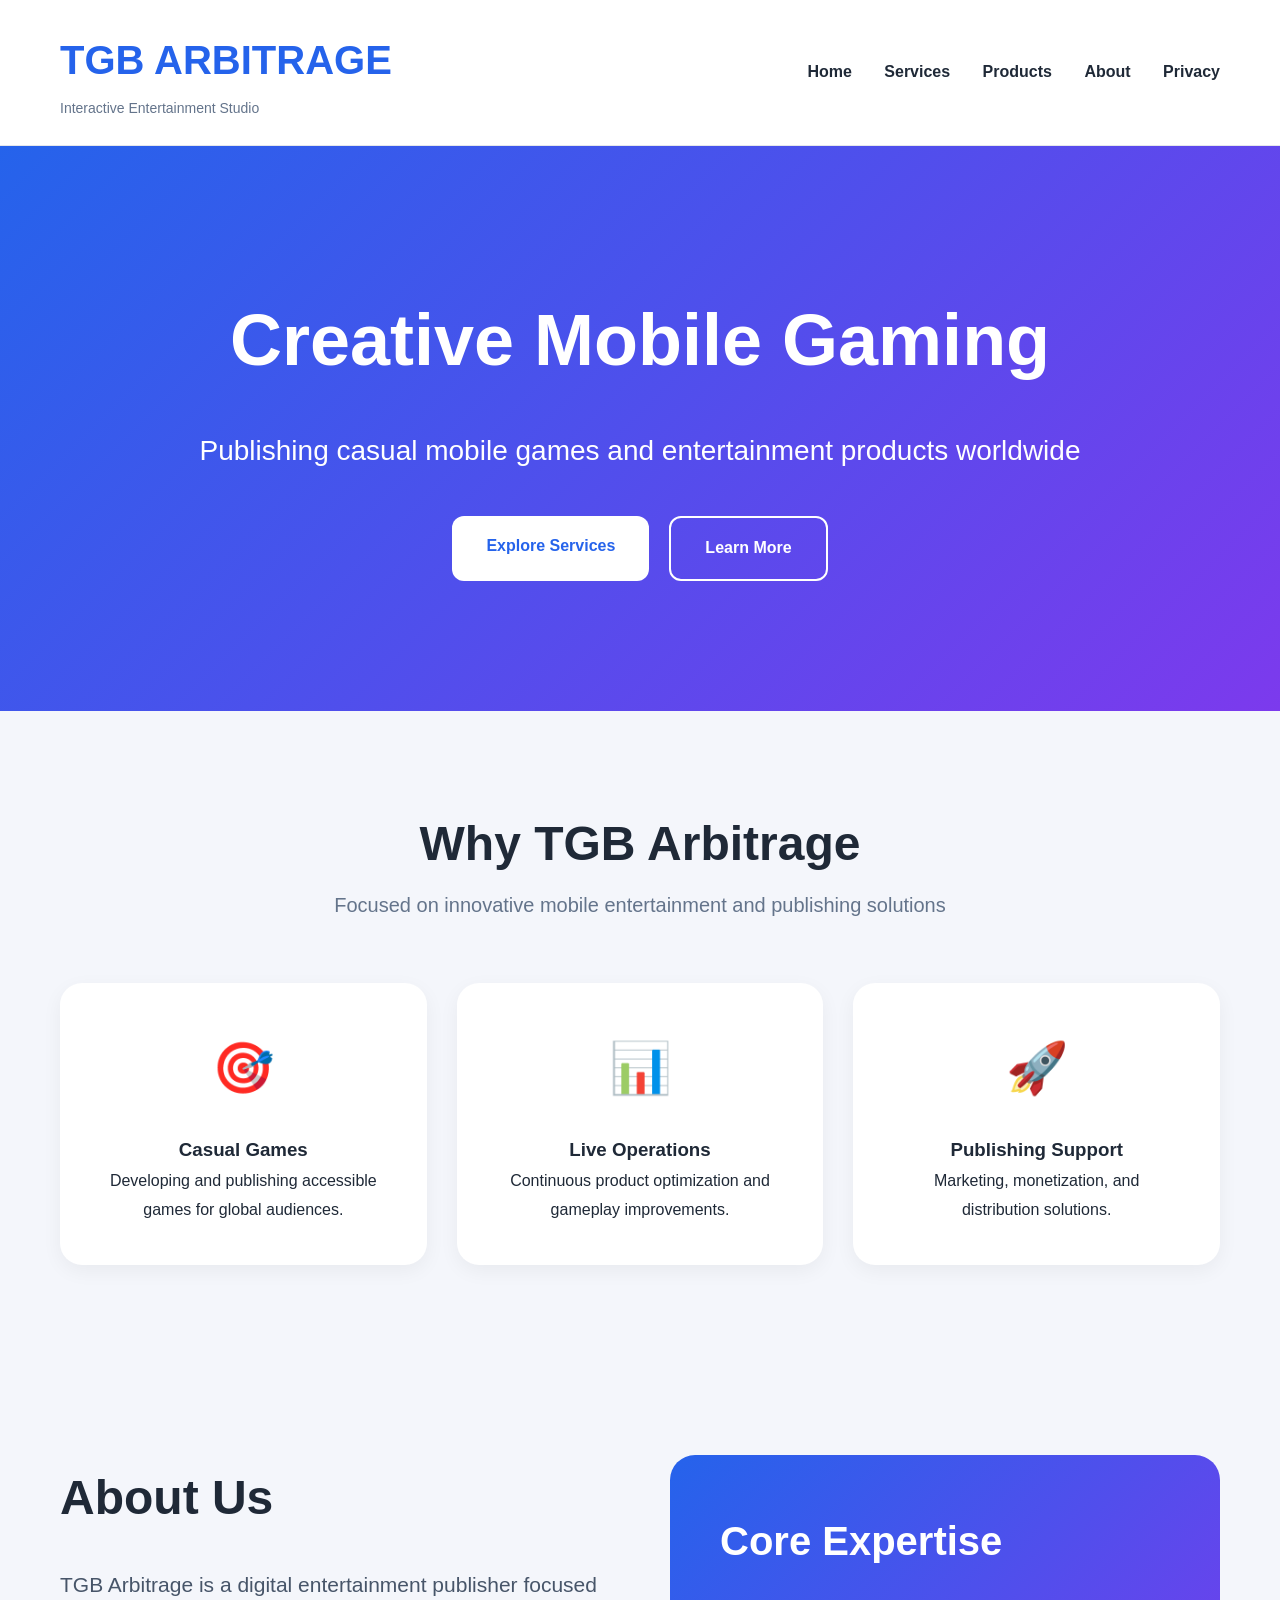
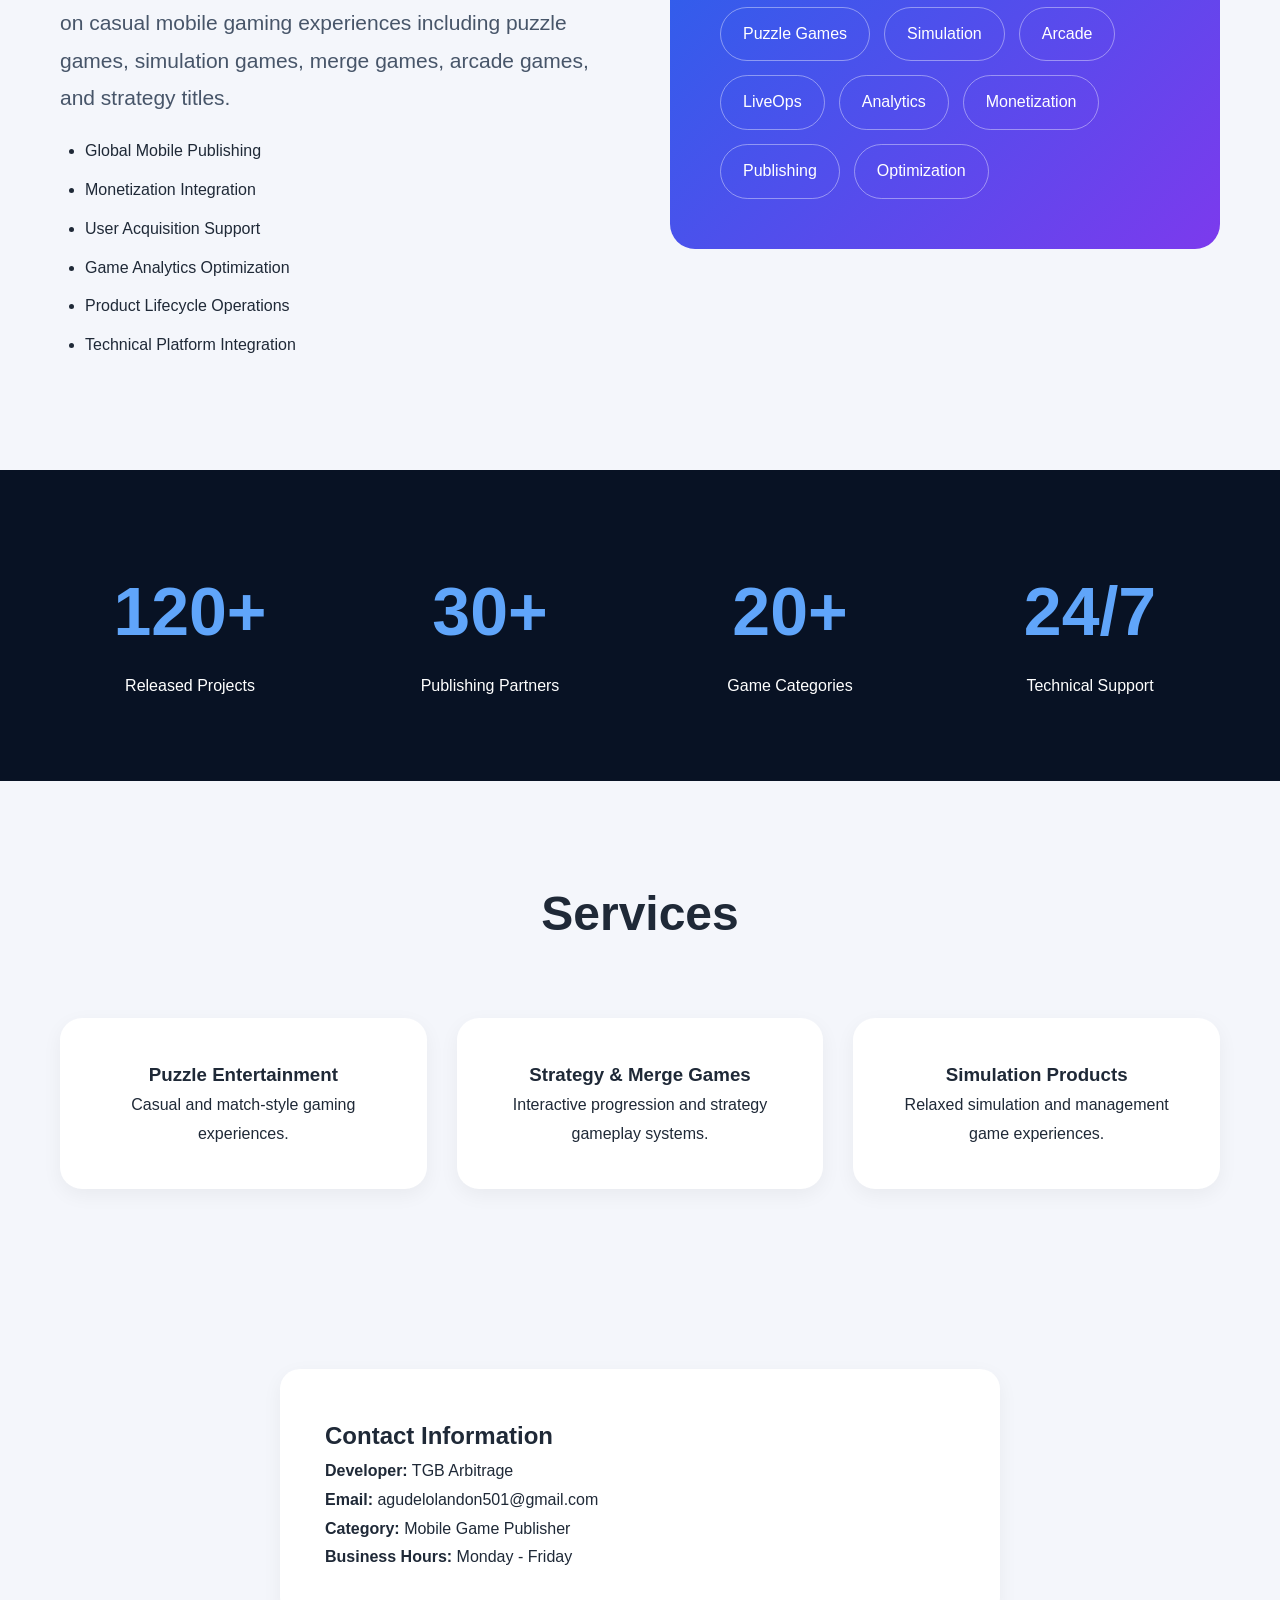
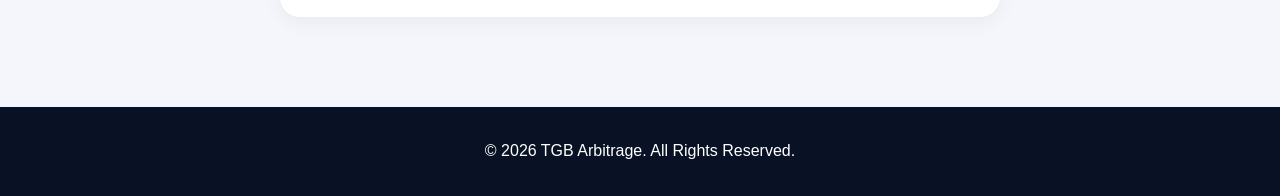
<file: index.html>
<!DOCTYPE html>
<html lang="en">
<head>
<meta charset="UTF-8">
<meta name="viewport" content="width=device-width, initial-scale=1.0">
<title>TGB Arbitrage</title>
<link rel="stylesheet" href="styles.css">
</head>
<body>

<header class="navbar">
    <div class="logo">
        <h1>TGB ARBITRAGE</h1>
        <p>Interactive Entertainment Studio</p>
    </div>

    <nav>
        <a href="index.html">Home</a>
        <a href="#services">Services</a>
        <a href="#games">Products</a>
        <a href="#about">About</a>
        <a href="privacy.html">Privacy</a>
    </nav>
</header>

<section class="banner">
    <div class="banner-content">
        <h2>Creative Mobile Gaming</h2>
        <p>Publishing casual mobile games and entertainment products worldwide</p>

        <div class="btns">
            <a href="#services" class="btn light">Explore Services</a>
            <a href="#about" class="btn dark">Learn More</a>
        </div>
    </div>
</section>

<section class="intro">
    <div class="intro-title">
        <h2>Why TGB Arbitrage</h2>
        <p>Focused on innovative mobile entertainment and publishing solutions</p>
    </div>

    <div class="cards">
        <div class="card">
            <div class="emoji">🎯</div>
            <h3>Casual Games</h3>
            <p>Developing and publishing accessible games for global audiences.</p>
        </div>

        <div class="card">
            <div class="emoji">📊</div>
            <h3>Live Operations</h3>
            <p>Continuous product optimization and gameplay improvements.</p>
        </div>

        <div class="card">
            <div class="emoji">🚀</div>
            <h3>Publishing Support</h3>
            <p>Marketing, monetization, and distribution solutions.</p>
        </div>
    </div>
</section>

<section class="about" id="about">
    <div class="left">
        <h2>About Us</h2>

        <p>
            TGB Arbitrage is a digital entertainment publisher focused on
            casual mobile gaming experiences including puzzle games,
            simulation games, merge games, arcade games, and strategy titles.
        </p>

        <ul>
            <li>Global Mobile Publishing</li>
            <li>Monetization Integration</li>
            <li>User Acquisition Support</li>
            <li>Game Analytics Optimization</li>
            <li>Product Lifecycle Operations</li>
            <li>Technical Platform Integration</li>
        </ul>
    </div>

    <div class="right">
        <div class="feature-box">
            <h3>Core Expertise</h3>

            <div class="tags">
                <span>Puzzle Games</span>
                <span>Simulation</span>
                <span>Arcade</span>
                <span>LiveOps</span>
                <span>Analytics</span>
                <span>Monetization</span>
                <span>Publishing</span>
                <span>Optimization</span>
            </div>
        </div>
    </div>
</section>

<section class="stats">
    <div>
        <h2>120+</h2>
        <p>Released Projects</p>
    </div>

    <div>
        <h2>30+</h2>
        <p>Publishing Partners</p>
    </div>

    <div>
        <h2>20+</h2>
        <p>Game Categories</p>
    </div>

    <div>
        <h2>24/7</h2>
        <p>Technical Support</p>
    </div>
</section>

<section class="services" id="services">
    <div class="intro-title">
        <h2>Services</h2>
    </div>

    <div class="service-grid">
        <div class="service-item">
            <h3>Puzzle Entertainment</h3>
            <p>Casual and match-style gaming experiences.</p>
        </div>

        <div class="service-item">
            <h3>Strategy & Merge Games</h3>
            <p>Interactive progression and strategy gameplay systems.</p>
        </div>

        <div class="service-item">
            <h3>Simulation Products</h3>
            <p>Relaxed simulation and management game experiences.</p>
        </div>
    </div>
</section>

<section class="contact">
    <div class="contact-box">
        <h2>Contact Information</h2>

        <p><strong>Developer:</strong> TGB Arbitrage</p>
        <p><strong>Email:</strong> agudelolandon501@gmail.com</p>
        <p><strong>Category:</strong> Mobile Game Publisher</p>
        <p><strong>Business Hours:</strong> Monday - Friday</p>
    </div>
</section>

<footer>
    <p>© 2026 TGB Arbitrage. All Rights Reserved.</p>
</footer>

</body>
</html>
</file>
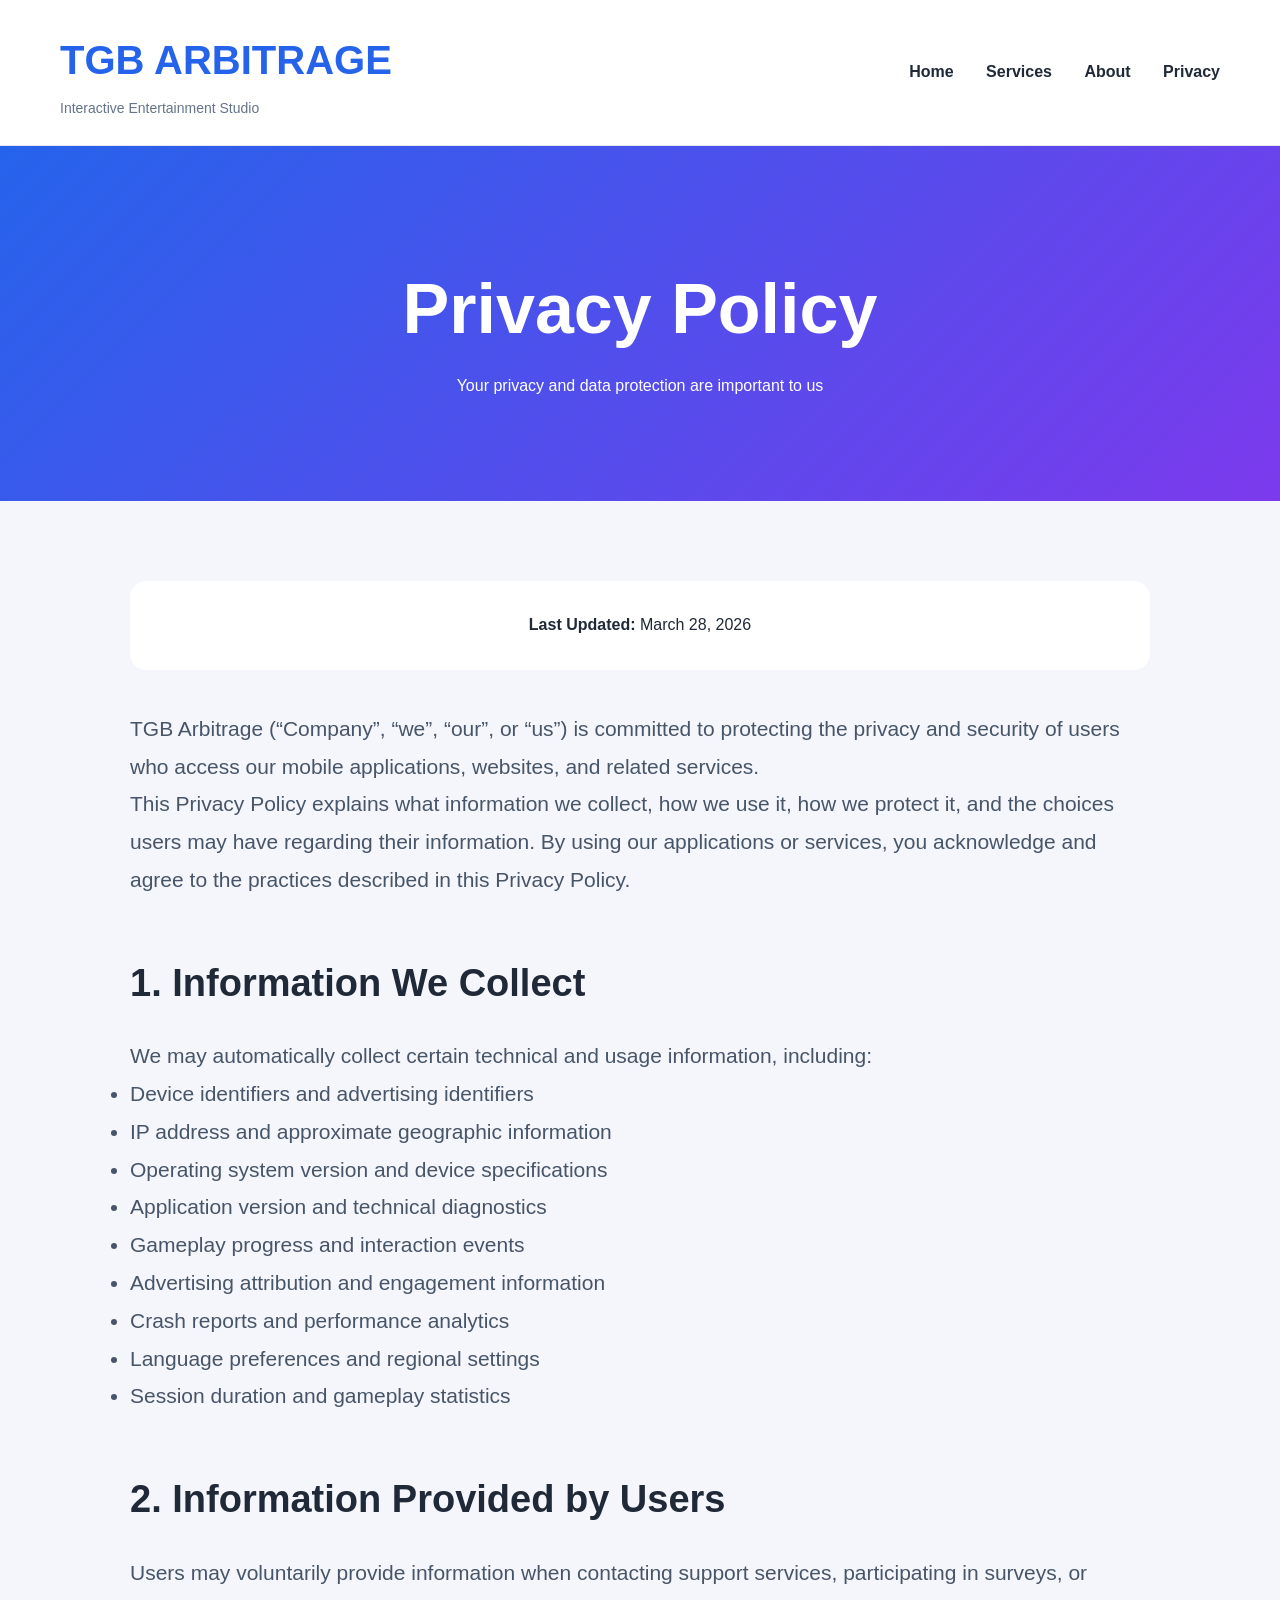
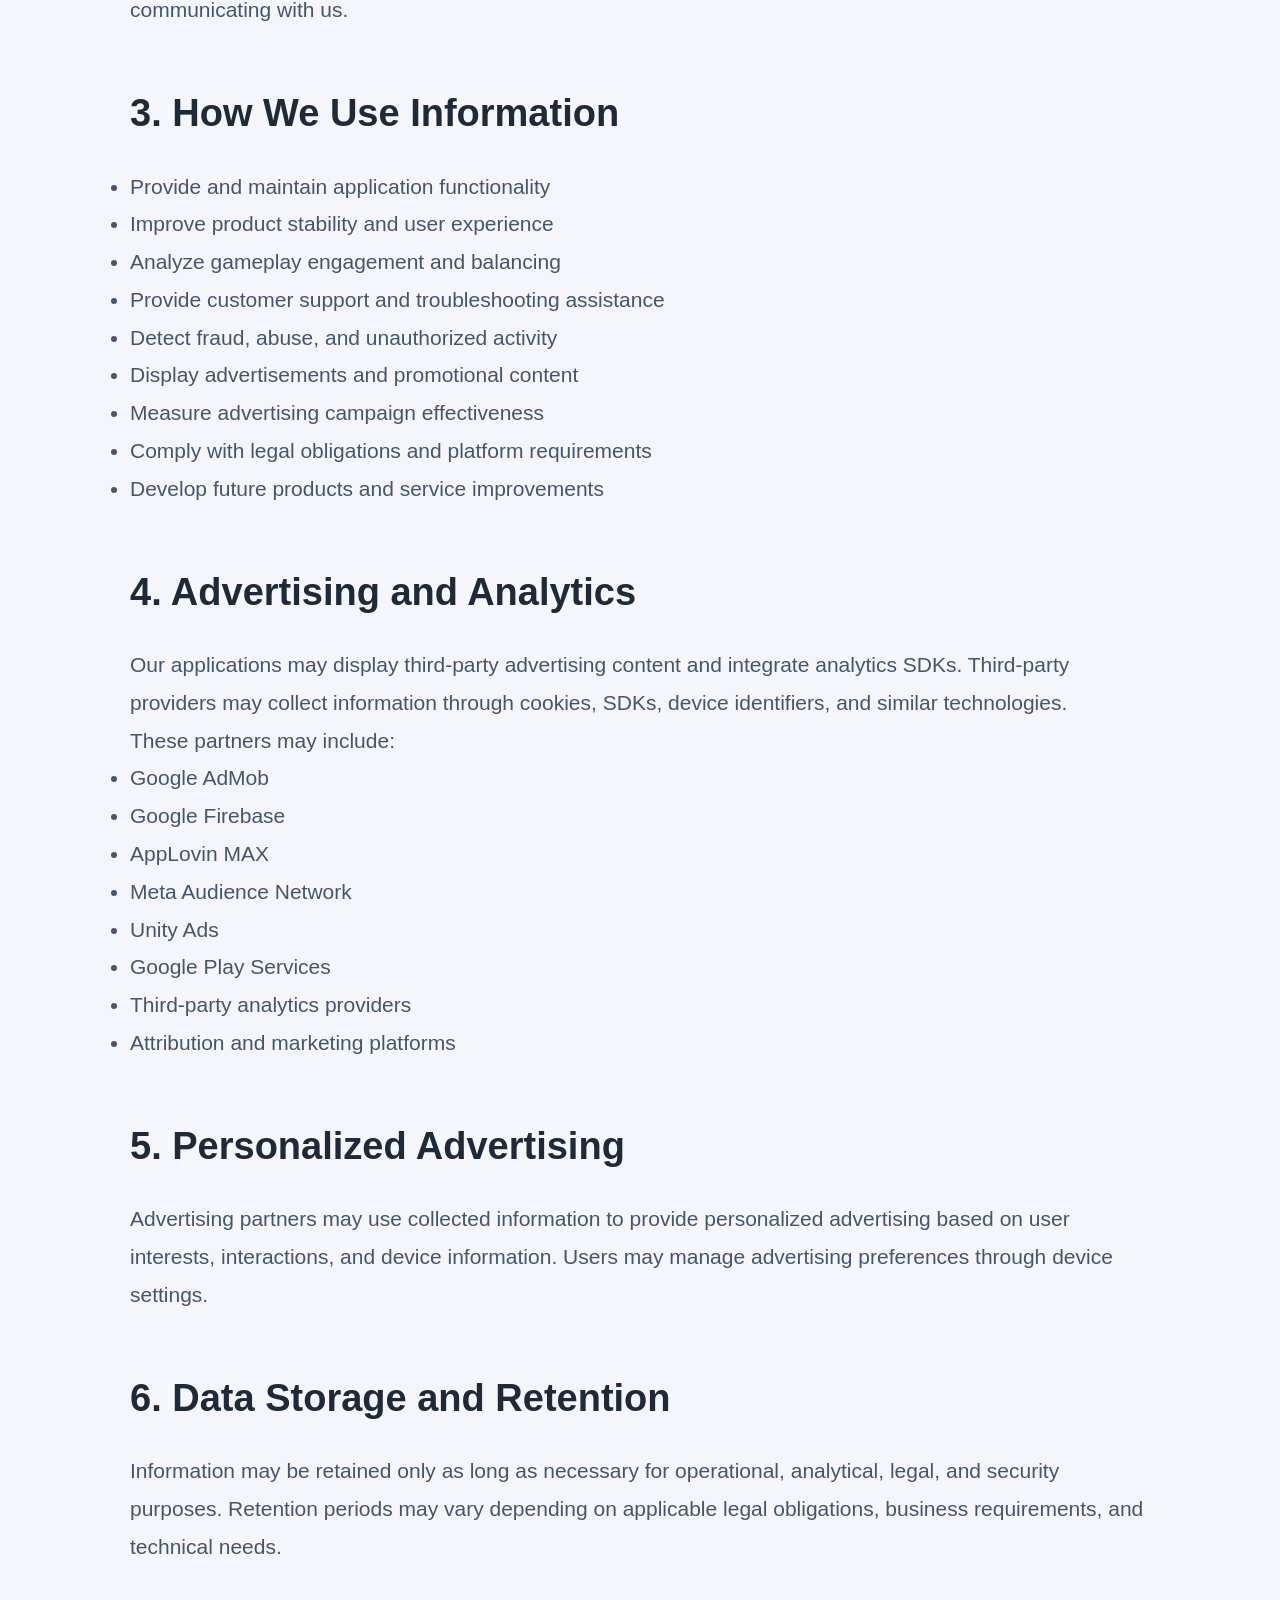
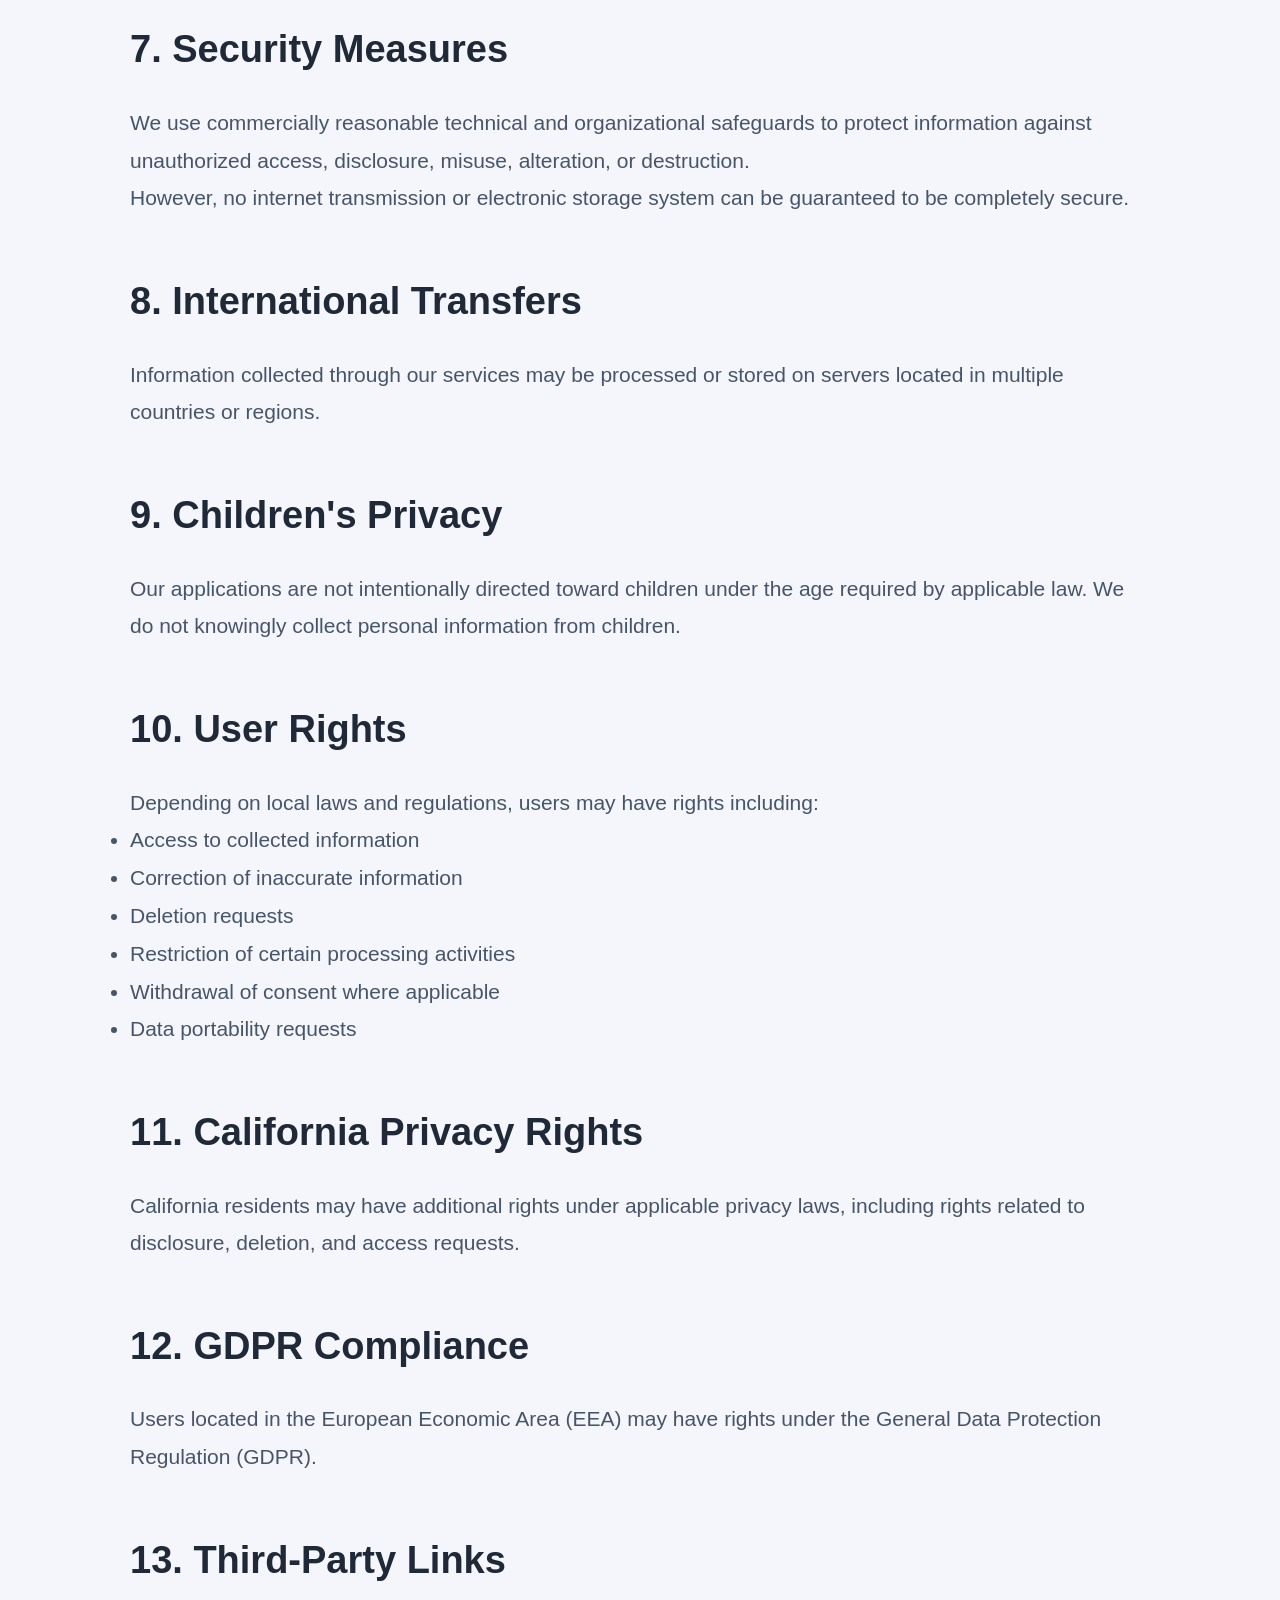
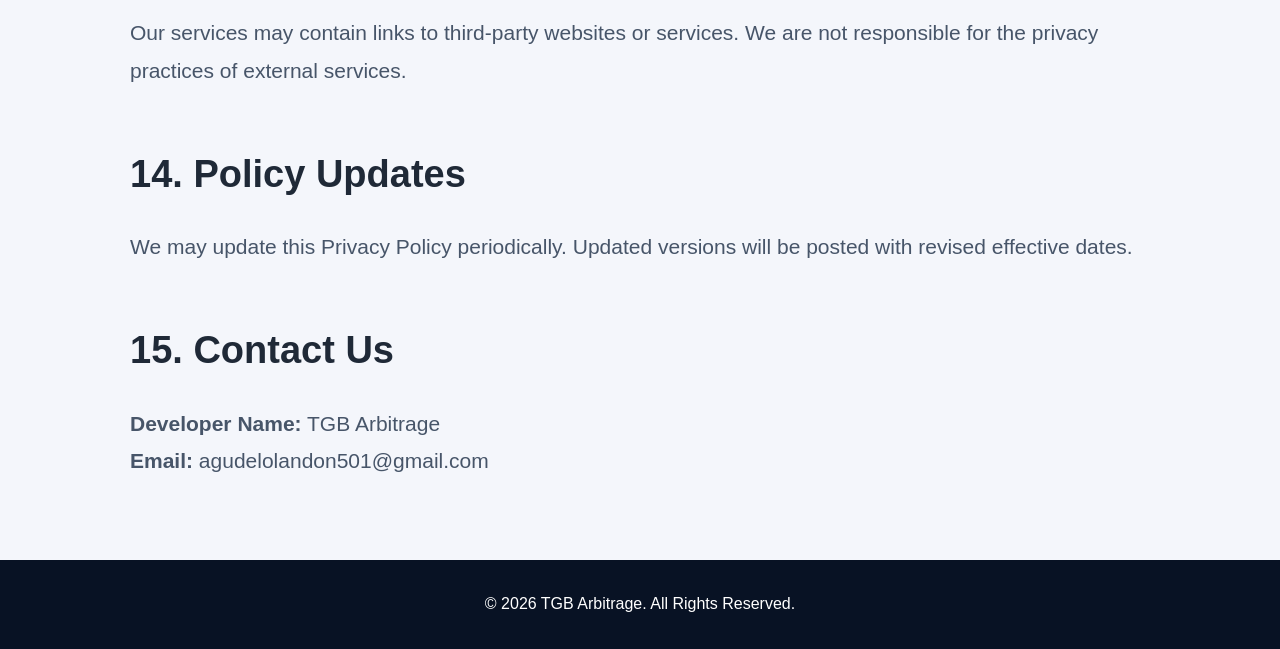
<file: privacy.html>
<!DOCTYPE html>
<html lang="en">
<head>
<meta charset="UTF-8">
<meta name="viewport" content="width=device-width, initial-scale=1.0">
<title>Privacy Policy - TGB Arbitrage</title>
<link rel="stylesheet" href="styles.css">
</head>
<body>

<header class="navbar">
    <div class="logo">
        <h1>TGB ARBITRAGE</h1>
        <p>Interactive Entertainment Studio</p>
    </div>

    <nav>
        <a href="index.html">Home</a>
        <a href="index.html#services">Services</a>
        <a href="index.html#about">About</a>
        <a href="privacy.html">Privacy</a>
    </nav>
</header>

<section class="privacy-header">
    <h2>Privacy Policy</h2>
    <p>Your privacy and data protection are important to us</p>
</section>

<section class="privacy-content">

<div class="updated">
<strong>Last Updated:</strong> March 28, 2026
</div>

<p>
TGB Arbitrage (“Company”, “we”, “our”, or “us”) is committed to protecting the privacy
and security of users who access our mobile applications, websites, and related services.
</p>

<p>
This Privacy Policy explains what information we collect, how we use it,
how we protect it, and the choices users may have regarding their information.
By using our applications or services, you acknowledge and agree to the practices
described in this Privacy Policy.
</p>

<h3>1. Information We Collect</h3>

<p>We may automatically collect certain technical and usage information, including:</p>

<ul>
<li>Device identifiers and advertising identifiers</li>
<li>IP address and approximate geographic information</li>
<li>Operating system version and device specifications</li>
<li>Application version and technical diagnostics</li>
<li>Gameplay progress and interaction events</li>
<li>Advertising attribution and engagement information</li>
<li>Crash reports and performance analytics</li>
<li>Language preferences and regional settings</li>
<li>Session duration and gameplay statistics</li>
</ul>

<h3>2. Information Provided by Users</h3>

<p>
Users may voluntarily provide information when contacting support services,
participating in surveys, or communicating with us.
</p>

<h3>3. How We Use Information</h3>

<ul>
<li>Provide and maintain application functionality</li>
<li>Improve product stability and user experience</li>
<li>Analyze gameplay engagement and balancing</li>
<li>Provide customer support and troubleshooting assistance</li>
<li>Detect fraud, abuse, and unauthorized activity</li>
<li>Display advertisements and promotional content</li>
<li>Measure advertising campaign effectiveness</li>
<li>Comply with legal obligations and platform requirements</li>
<li>Develop future products and service improvements</li>
</ul>

<h3>4. Advertising and Analytics</h3>

<p>
Our applications may display third-party advertising content and integrate analytics SDKs.
Third-party providers may collect information through cookies, SDKs,
device identifiers, and similar technologies.
</p>

<p>These partners may include:</p>

<ul>
<li>Google AdMob</li>
<li>Google Firebase</li>
<li>AppLovin MAX</li>
<li>Meta Audience Network</li>
<li>Unity Ads</li>
<li>Google Play Services</li>
<li>Third-party analytics providers</li>
<li>Attribution and marketing platforms</li>
</ul>

<h3>5. Personalized Advertising</h3>

<p>
Advertising partners may use collected information to provide personalized advertising
based on user interests, interactions, and device information.
Users may manage advertising preferences through device settings.
</p>

<h3>6. Data Storage and Retention</h3>

<p>
Information may be retained only as long as necessary for operational,
analytical, legal, and security purposes.
Retention periods may vary depending on applicable legal obligations,
business requirements, and technical needs.
</p>

<h3>7. Security Measures</h3>

<p>
We use commercially reasonable technical and organizational safeguards
to protect information against unauthorized access, disclosure, misuse,
alteration, or destruction.
</p>

<p>
However, no internet transmission or electronic storage system can be guaranteed
to be completely secure.
</p>

<h3>8. International Transfers</h3>

<p>
Information collected through our services may be processed or stored
on servers located in multiple countries or regions.
</p>

<h3>9. Children's Privacy</h3>

<p>
Our applications are not intentionally directed toward children under the age
required by applicable law.
We do not knowingly collect personal information from children.
</p>

<h3>10. User Rights</h3>

<p>
Depending on local laws and regulations, users may have rights including:
</p>

<ul>
<li>Access to collected information</li>
<li>Correction of inaccurate information</li>
<li>Deletion requests</li>
<li>Restriction of certain processing activities</li>
<li>Withdrawal of consent where applicable</li>
<li>Data portability requests</li>
</ul>

<h3>11. California Privacy Rights</h3>

<p>
California residents may have additional rights under applicable privacy laws,
including rights related to disclosure, deletion, and access requests.
</p>

<h3>12. GDPR Compliance</h3>

<p>
Users located in the European Economic Area (EEA) may have rights under
the General Data Protection Regulation (GDPR).
</p>

<h3>13. Third-Party Links</h3>

<p>
Our services may contain links to third-party websites or services.
We are not responsible for the privacy practices of external services.
</p>

<h3>14. Policy Updates</h3>

<p>
We may update this Privacy Policy periodically.
Updated versions will be posted with revised effective dates.
</p>

<h3>15. Contact Us</h3>

<p><strong>Developer Name:</strong> TGB Arbitrage</p>
<p><strong>Email:</strong> agudelolandon501@gmail.com</p>

</section>

<footer>
<p>© 2026 TGB Arbitrage. All Rights Reserved.</p>
</footer>

</body>
</html>
</file>
<file: styles.css>
*{
margin:0;
padding:0;
box-sizing:border-box;
font-family:Arial,sans-serif;
}

body{
background:#f4f6fb;
color:#1f2937;
line-height:1.8;
}

.navbar{
display:flex;
justify-content:space-between;
align-items:center;
padding:24px 60px;
background:white;
border-bottom:1px solid #e5e7eb;
flex-wrap:wrap;
}

.logo h1{
font-size:40px;
font-weight:800;
color:#2563eb;
}

.logo p{
font-size:14px;
color:#64748b;
}

nav a{
margin-left:28px;
text-decoration:none;
color:#1f2937;
font-weight:600;
}

.banner{
background:linear-gradient(135deg,#2563eb,#7c3aed);
padding:130px 20px;
text-align:center;
color:white;
}

.banner h2{
font-size:72px;
margin-bottom:20px;
}

.banner p{
font-size:28px;
margin-bottom:40px;
}

.btns{
display:flex;
justify-content:center;
gap:20px;
flex-wrap:wrap;
}

.btn{
padding:16px 34px;
border-radius:12px;
font-weight:bold;
text-decoration:none;
}

.light{
background:white;
color:#2563eb;
}

.dark{
border:2px solid white;
color:white;
}

.intro,.services{
padding:90px 60px;
}

.intro-title{
text-align:center;
margin-bottom:60px;
}

.intro-title h2{
font-size:48px;
}

.intro-title p{
font-size:20px;
color:#64748b;
}

.cards,.service-grid{
display:grid;
grid-template-columns:repeat(auto-fit,minmax(260px,1fr));
gap:30px;
}

.card,.service-item{
background:white;
padding:40px;
border-radius:22px;
text-align:center;
box-shadow:0 6px 20px rgba(0,0,0,0.05);
}

.emoji{
font-size:50px;
margin-bottom:20px;
}

.about{
display:grid;
grid-template-columns:1fr 1fr;
gap:60px;
padding:100px 60px;
}

.about h2{
font-size:48px;
margin-bottom:25px;
}

.about p,.privacy-content p,.privacy-content li{
font-size:21px;
color:#475569;
}

.about ul{
margin-top:20px;
margin-left:25px;
}

.about li{
margin-bottom:10px;
}

.feature-box{
background:linear-gradient(135deg,#2563eb,#7c3aed);
color:white;
padding:50px;
border-radius:25px;
}

.feature-box h3{
font-size:40px;
margin-bottom:30px;
}

.tags{
display:flex;
flex-wrap:wrap;
gap:14px;
}

.tags span{
padding:12px 22px;
border-radius:30px;
border:1px solid rgba(255,255,255,0.4);
}

.stats{
background:#081224;
color:white;
display:grid;
grid-template-columns:repeat(auto-fit,minmax(200px,1fr));
text-align:center;
padding:80px 40px;
}

.stats h2{
font-size:68px;
color:#60a5fa;
}

.contact{
padding:90px 40px;
}

.contact-box{
background:white;
max-width:720px;
margin:auto;
padding:45px;
border-radius:20px;
box-shadow:0 6px 20px rgba(0,0,0,0.05);
}

.privacy-header{
background:linear-gradient(135deg,#2563eb,#7c3aed);
padding:100px 20px;
text-align:center;
color:white;
}

.privacy-header h2{
font-size:70px;
}

.privacy-content{
max-width:1100px;
margin:auto;
padding:80px 40px;
}

.updated{
background:white;
padding:30px;
border-radius:16px;
text-align:center;
margin-bottom:40px;
}

.privacy-content h3{
font-size:38px;
margin-top:50px;
margin-bottom:20px;
}

footer{
background:#081224;
color:white;
text-align:center;
padding:30px;
}

@media(max-width:900px){
.about{
grid-template-columns:1fr;
}

.banner h2{
font-size:48px;
}

.banner p{
font-size:22px;
}

.navbar{
padding:20px;
}
}
</file>
